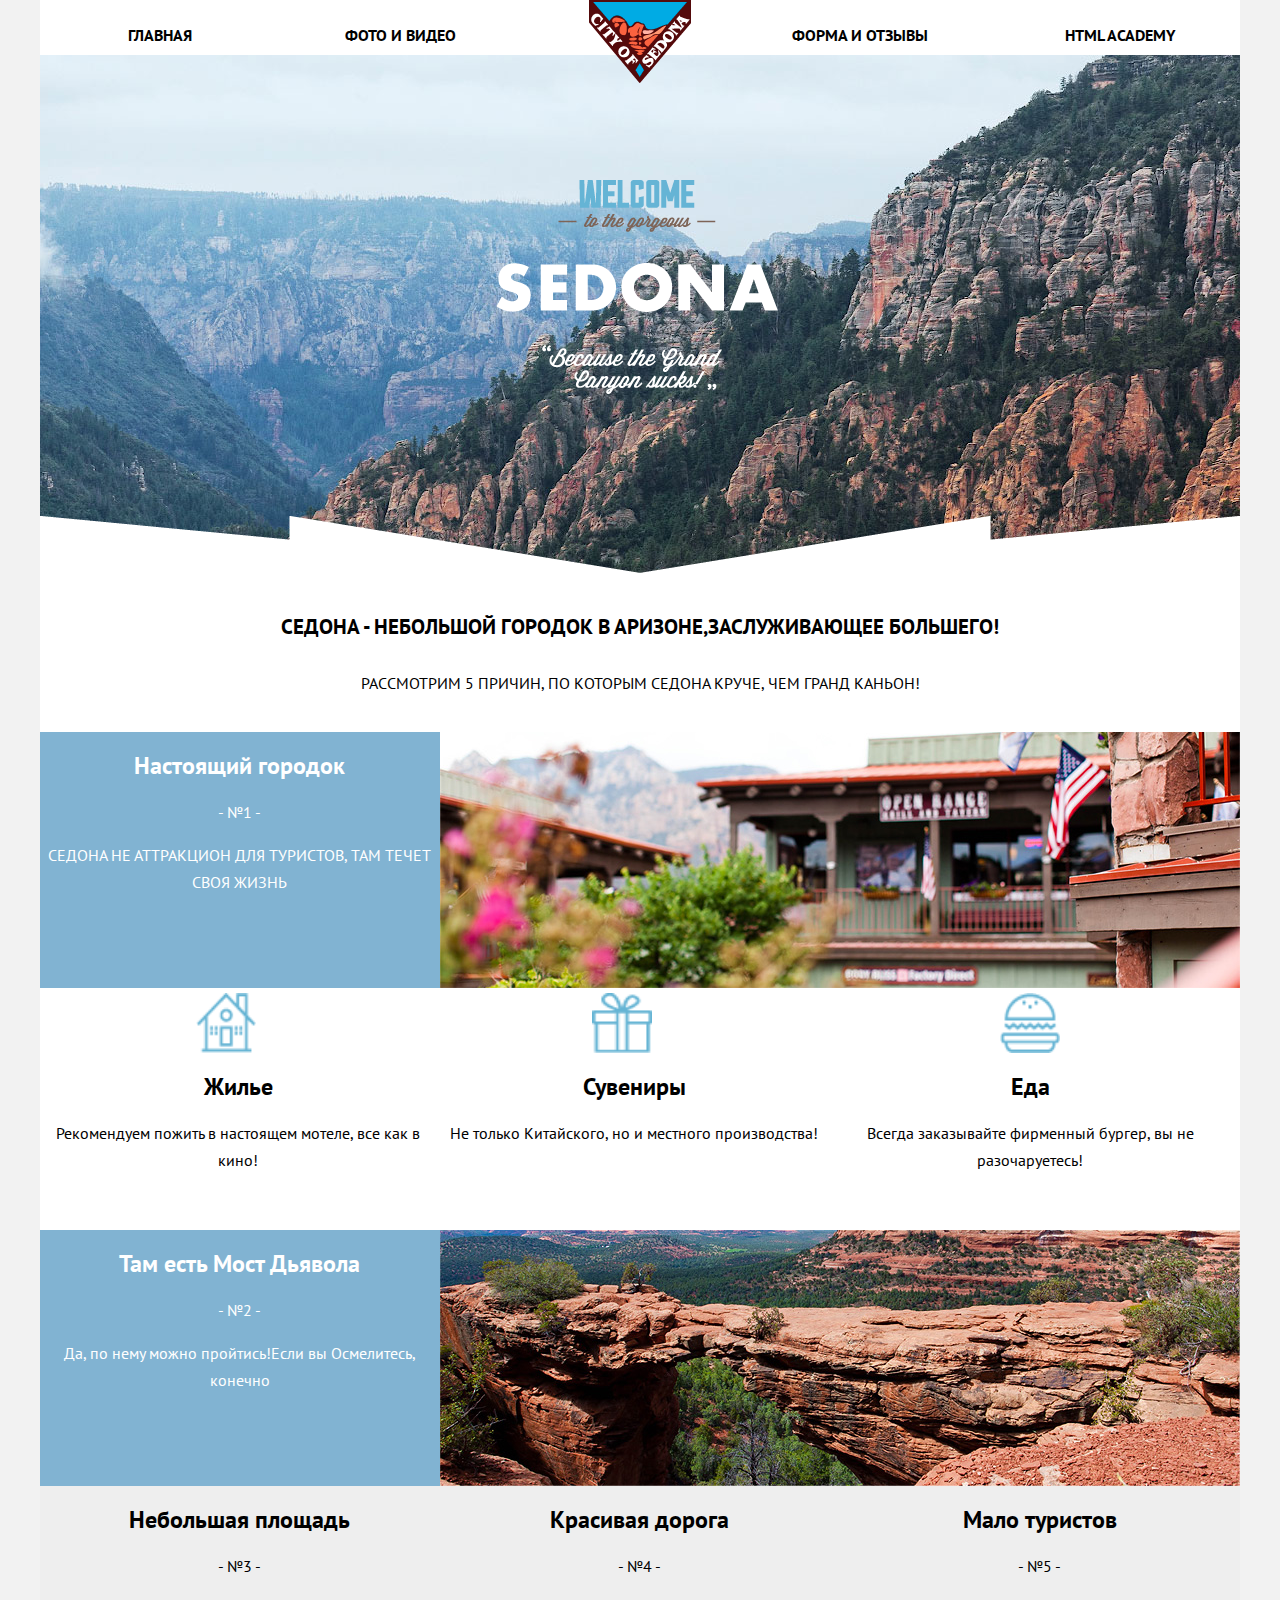
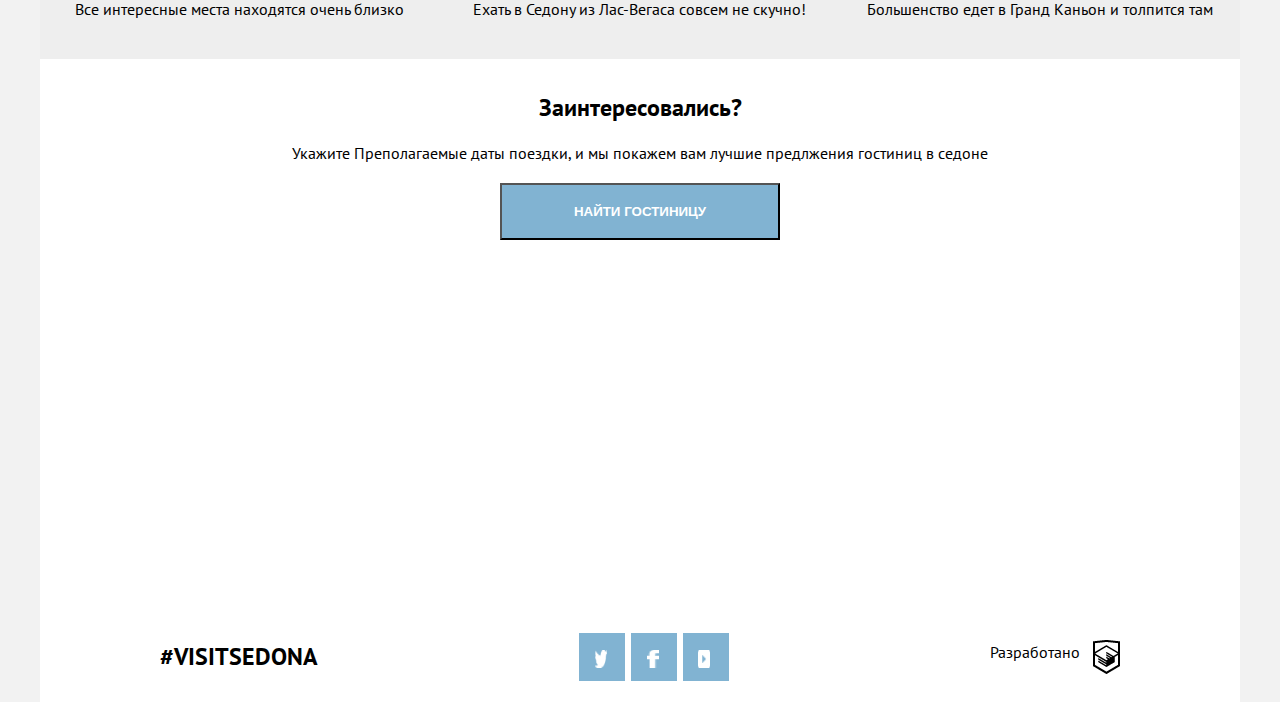
<file: index.html>
<!DOCTYPE html>
<html lang="ru">
<head>
	<meta charset="UTF-8">
	<title>Sedona Главная страница</title>
	<meta name="viewport" content="width=device-width,initial-scale=1">
	<link rel="stylesheet" href="less/style.css">
	<link href="https://fonts.googleapis.com/css?family=PT+Sans&display=swap" rel="stylesheet">
</head>
<body>
	<header class="page-header">

		<!-- Меню -->
		<nav class="main-nav">
			<!-- Кнопка открыть меню -->
			<div class="main-knopka">
				<button class="main-nav__toggle" type="button"><span class="btn-closed">Закрыть меню</button></span>
				<button class="main-nav__toggle btn-open" type="button" class="btn-open">Окрыть меню</button>
			</div>
			<div class="main-nav-wrapper">
			<ul class="main-nav__list site-list">
				<li class="site-list-item"><a href="#" class="nav-link">Главная</a></li>
				<li class="site-list-item"><a href="photo.html"class="nav-link">Фото и Видео</a></li>
				<li class="site-list-item"><a href="form.html"class="nav-link">Форма и Отзывы</a></li>
				<li class="site-list-item"><a href="#"class="nav-link">HTML ACADEMY</a></li>
			</ul>
			</div>
		</nav>
<div class="page-header-logo">
	<picture>
		<source media="(min-width: 1200px)" srcset="img/logotype-desktop.svg.png">
		<source media="(min-width: 768px)" srcset="img/logotype-tablet.svg.png">
		<a href="index.html" class="main-logo"><img src="img/logotyle-mobile.svg.png" alt="city of sedona" class="logotype"></a>
	</picture>

</div>
	</header>
	<!-- Контент -->
	<main class="page-main">
		<section class="page-intro page-intro-decoration">
			<div class="page-intro-text"><img src="img/text-index.svg.png" alt=""></div>
		</section>
		<div class="page-intro-content">
			<h2>Седона - небольшой городок в Аризоне,заслуживающее большего!</h2>
			<p>Рассмотрим 5 причин, по которым Седона круче, чем Гранд Каньон!</p>
			</div>
		<section class="main-reason">
			<div class="reason-list">
			<div class="reason-item">
				<h2>Настоящий городок</h2>
				<p>- №1 -</p>
				<p>СЕДОНА НЕ АТТРАКЦИОН ДЛЯ ТУРИСТОВ, ТАМ ТЕЧЕТ СВОЯ ЖИЗНЬ</p>
			</div>
			<div class="reason-item-pic-city">
				<picture>
					<source media="(min-width: 1200px)" srcset="img/photo-city@1x-desktop.png">
					<source media="(min-width: 768px)" srcset="img/photo-city@1x-tablet.png">
					<img src="img/photo-city@1x.png" alt="city">
			</picture>
			</div>
			</div>
			<div class="advantage">
				<div class="advantage-item">
					<img src="img/icon-house.svg.png" alt="Жилье" class="advantage-item-pic-house">
					<h2>Жилье</h2>
					<p>Рекомендуем пожить в настоящем мотеле, все как в кино!</p>
				</div>
				<div class="advantage-item">
					<img src="img/icon-gift.svg.png" alt="Сувениры"class="advantage-item-pic-gift">
					<h2>Сувениры</h2>
					<p>Не только Китайского, но и местного производства!</p>
				</div>
				<div class="advantage-item">
					<img src="img/icon-burger.svg.png" alt="Еда" class="advantage-item-pic-burger">
					<h2>Еда</h2>
					<p>Всегда заказывайте фирменный бургер, вы не разочаруетесь!</p>
			</div>
			</div>
			<div class="reason-list">
				<div class="reason-item">
					<h2>Там есть Мост Дьявола</h2>
				<p>- №2 -</p>
				<p>Да, по нему можно пройтись!Если вы Осмелитесь, конечно</p>
				</div>
				<div class="reason-item-pic">
					<picture>
					<source media="(min-width: 1200px)" srcset="img/photo-bridge@1x-desktop.png">
					<source media="(min-width: 768px)" srcset="img/photo-bridge@1x-tablet.png">
					<img src="img/photo-bridge@1x.png" alt="Мост" class="reason-item-pic-bridge">
				</picture>
				</div>
				<div class="main-reason-dec">
				<div class="reason-item reason-item-dec">
					<h2>Небольшая площадь</h2>
				<p>- №3 -</p>
				<p>Все интересные места находятся очень близко</p>
				</div>
				<div class="reason-item reason-item-dec">
					<h2>Красивая дорога</h2>
				<p>- №4 -</p>
				<p>Ехать в Седону из Лас-Вегаса совсем не скучно!</p>
				</div>
				<div class="reason-item reason-item-dec">
					<h2>Мало туристов</h2>
				<p>- №5 -</p>
				<p>Большенство едет в Гранд Каньон и толпится там</p>
				</div>
			</div>
			</div>
			<div class="bron">
			<h2>Заинтересовались?</h2>
			<p>Укажите Преполагаемые даты поездки, и мы покажем вам лучшие предлжения гостиниц в седоне</p>
			<button class="btn-reg">Найти гостиницу</button>
			</div>
		</section>
		<section class="located">
			<div class="maps">
				<iframe src="https://yandex.ru/map-widget/v1/?um=constructor%3Ae0bb9bd3537fe65b495e20af384d2f3e160859e8e5e1ff7f4514b25cd08052f5&amp;source=constructor" width="100%" height="350" frameborder="0"></iframe>
			</div>
		</section>
	</main>
	<footer class="page-footer">
		<div class="page-footer-social social">
			<div class="visit">
			<h2>#VISITSEDONA</h2>
			</div>
			<div class="social-main">
			<ul class="social-list">
				<li class="social-item"><a href="#" class="social_link"> <img src="img/icon-twitter.svg.png" alt="" class="social-link--twitter">Twitter</a></li>
				<li class="social-item"><a href="#" class="social_link"> <img src="img/icon-facebook.svg.png" alt=""class="social-link--facebook">Facebook</a></li>
				<li class="social-item"><a href="#" class="social_link social-link--youtube"><img src="img/icon-youtube.svg.png" alt=""class="social-link--youtube">Youtube</a></li>
			</ul>
			</div>
			<div class="htm-academy ">
				<p class="html-text">Разработано<span class="html-icon"><img src="img/htmlacademy.svg.png" alt=""></span></p>
			</div>
		</div>
	</footer>
</body>
</html>
</file>
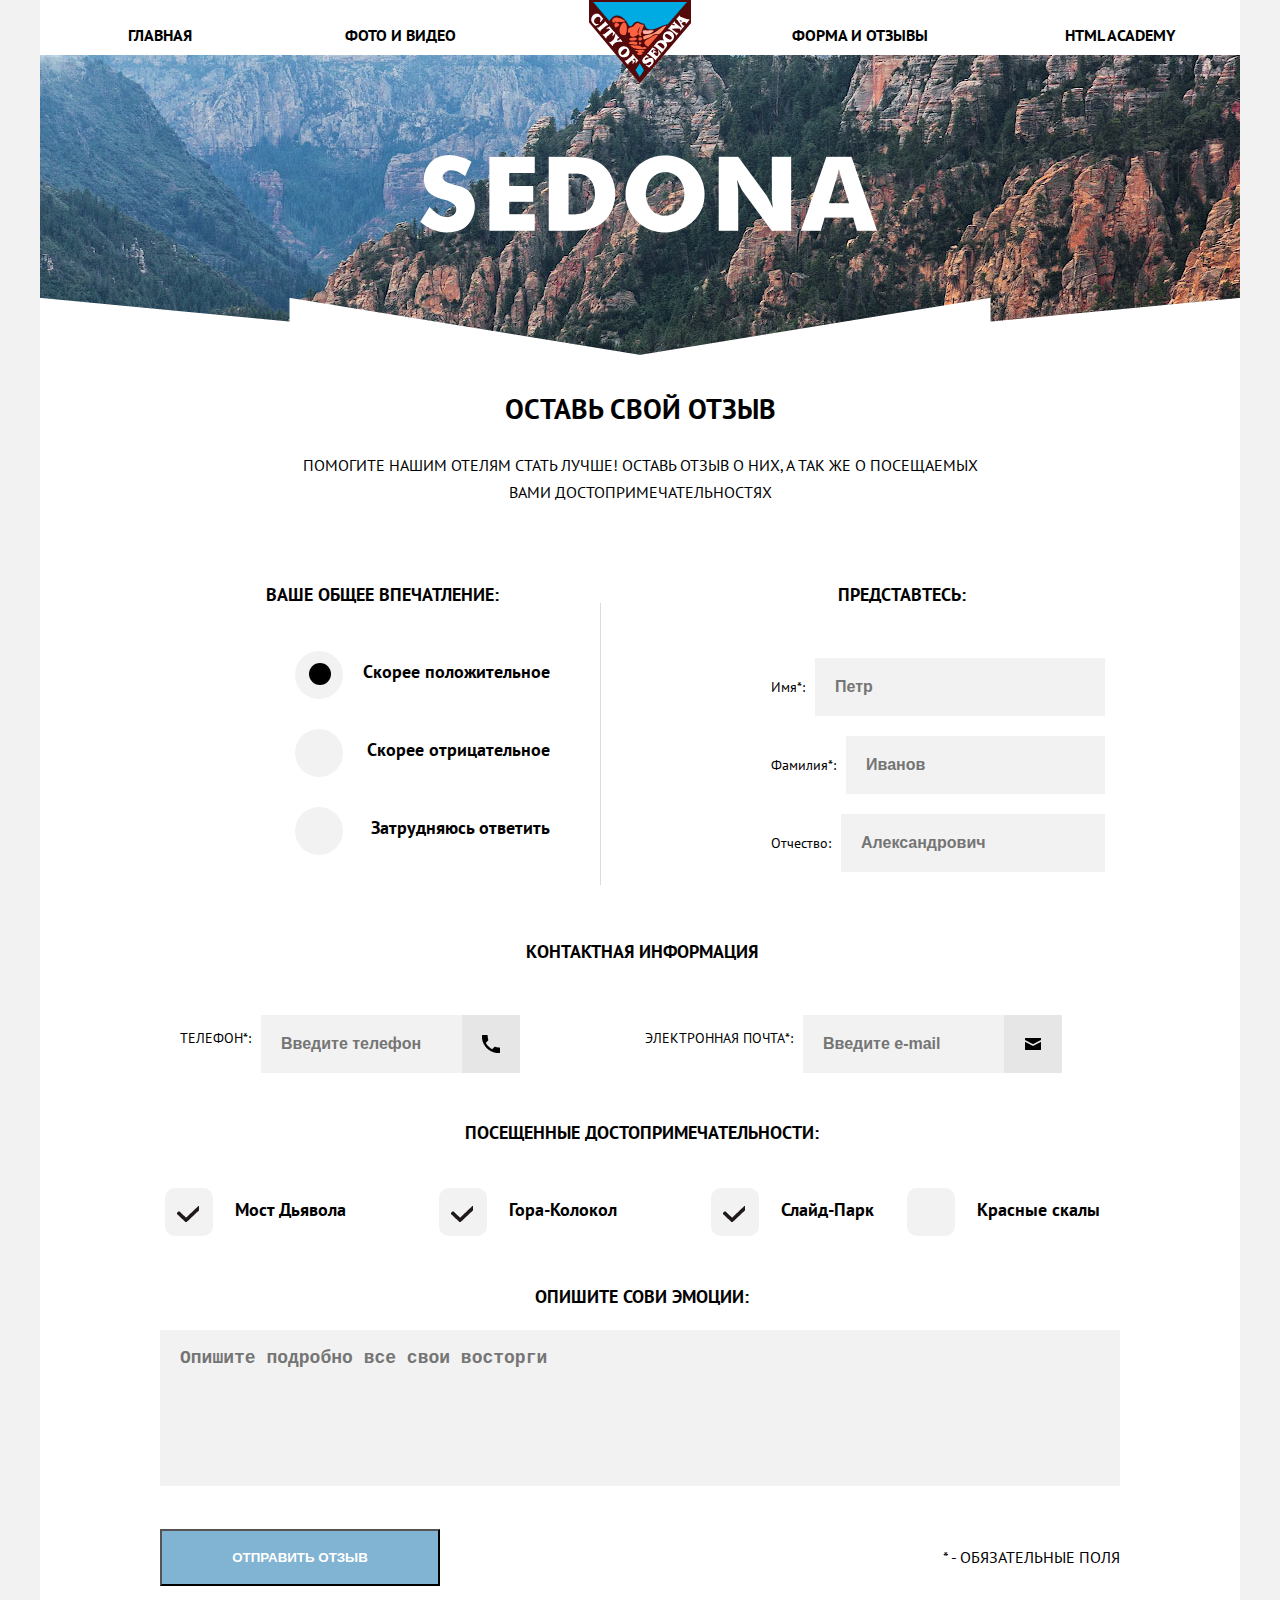
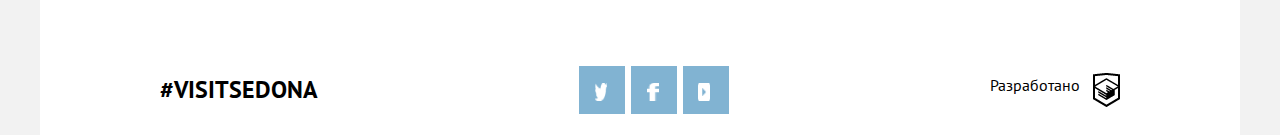
<file: form.html>
<!DOCTYPE html>
<html lang="en">
<head>
	<meta charset="UTF-8">
	<title>form</title>
</head>
<body>
<head>
	<meta charset="UTF-8">
	<title>Sedona Главная страница</title>
	<meta name="viewport" content="width=device-width,initial-scale=1">
	<link rel="stylesheet" href="less/style.css">
	<link rel="stylesheet" href="less/photo.css">
	<link rel="stylesheet" href="less/form.css">
	<link href="https://fonts.googleapis.com/css?family=PT+Sans&display=swap" rel="stylesheet">
</head>
<body>
	<header class="page-header">

		<!-- Меню -->
		<nav class="main-nav">
			<!-- Кнопка открыть меню -->
			<div class="main-knopka">
				<button class="main-nav__toggle btn-closed" type="button">Закрыть меню</button>
				<button class="main-nav__toggle btn-open" type="button" class="btn-open">Окрыть меню</button>
			</div>
			<div class="main-nav-wrapper">
			<ul class="main-nav__list site-list">
				<li class="site-list-item"><a href="index.html" class="nav-link">Главная</a></li>
				<li class="site-list-item"><a href="photo.html"class="nav-link">Фото и Видео</a></li>
				<li class="site-list-item"><a href="form.html"class="nav-link">Форма и Отзывы</a></li>
				<li class="site-list-item"><a href="#"class="nav-link">HTML ACADEMY</a></li>
			</ul>
			</div>
		</nav>
<div class="page-header-logo page-header-logo-dec">
	<picture>
		<source media="(min-width: 1200px)" srcset="img/logotype-desktop.svg.png">
		<source media="(min-width: 768px)" srcset="img/logotype-tablet.svg.png">
		<a href="index.html" class="main-logo main-logo-dec"><img src="img/logotyle-mobile.svg.png" alt="city of sedona"></a>
	</picture>
</div>
</header>
		<main class="page-main">
		<section class="page-intro page-intro-dec">
			<div class="page-intro-text-dec">
				<picture>
				<source media="(min-width: 1200px)" srcset="img/photo/SEDONA-tablet.png">
				<source media="(min-width: 768px)" srcset="img/photo/SEDONA-tablet.png">
				<img src="img/photo/SEDONA-mobile.png" alt="" class=""></div>
			</picture>
		</section>
		<div class="page-intro-content">
			<h2>Оставь свой отзыв</h2> 
				<p>Помогите нашим отелям стать лучше! Оставь отзыв о них, а так же о посещаемых вами достопримечательностях</p>
			</div>
			<main class="main-content">
				<form action="#" class="form-list" method="post">
					<fieldset class="form-item profile-list">
						<legend class="form-tittle">
							Представтесь:
						</legend>
						<ul class="form-profile">
							<li class="form-profile--item">
								<label for="name" class="form-profile--name">Имя*:</label>
								<input type="text" id="name" name="name" placeholder="Петр">
							</li>
							<li class="form-profile--item">
								<label for="surname" class="form-profile--name">Фамилия*:</label>
								<input type="text" id="surname" name="surname" placeholder="Иванов">
							</li>
							<li class="form-profile--item"><label for="patronymic" class="form-profile--name">Отчество:</label>
								<input type="text" id="patronymic" name="patronymic" placeholder="Александрович"></li>
						</ul>
					</fieldset>
					<fieldset class="form-item contact-list">
						<legend class="form-tittle">
							Контактная информация
						</legend>
						<ul class="form-profile contact-profile">
							<li class="contact-file">
								<label for="phone" class="form-label"><span class="phone-dec">Контактный</span> телефон*:</label>
								<div class="input-contact">
								<input type="tel" id="phone" name="phone" placeholder="Введите телефон" >
								<button class="form-btn btn-icon--phone"><img src="img/form/phone.svg.png" alt="">Звонок</button>
							</li>
							</div>
							<li class="contact-file">
								<label for="email" class="form-label">Электронная почта*:</label>
								<div class="input-contact">
								<input type="email" id="email" name="email" placeholder="Введите e-mail">
								<button class="form-btn btn-icon--email"><img src="img/form/mail.svg.png" alt="">Почта</button>
							</li>
						</div>
						</ul>
					</fieldset>
					<fieldset class="form-item radio-list">
						<legend class="form-tittle">
							Ваше общее впечатление:
						</legend>
						<ul class="form-profile mar-20">
							<li class="label-icon">
								<input type="radio" name="opinion" id="positive" value="positive" checked="" class="radio__input">
                <label for="positive" class="radio__label">Скорее положительное</label>
							</li>
							<li class="label-icon">
								
								<input type="radio" name="opinion" id="negative" value="negative" class="radio__input">						
							<label for="negative" class="radio__label">Скорее отрицательное</label>
							</li>
							<li class="label-icon">
								<input type="radio" id="neutrally" name="opinion" value="no" class="radio__input">
							<label for="neutrally" class="radio__label">Затрудняюсь ответить</label>
							</li>
						</ul>
					</fieldset>
					<fieldset class="form-item checkbox-list">
						<legend class="form-tittle">
							Посещенные достопримечательности:
						</legend>
						<ul class="form-profile checkbox-landmark">
							<li class="checkbox-icon">
								<input type="checkbox" name="landmark" value="devil" checked="" id="devil" class="checkbox-input">
								<label for="devil" class="checkbox-label">Мост Дьявола</label>
							</li>
							<li class="checkbox-icon">
								<input type="checkbox" name="landmark" value="mount" checked="" id="mount" class="checkbox-input">
								<label for="mount" class="checkbox-label">Гора-Колокол</label>
							</li>
							<li class="checkbox-icon">
								<input type="checkbox" name="landmark" value="park" checked="" id="park" class="checkbox-input">
								<label for="park" class="checkbox-label">Слайд-Парк</label>
							</li>
							<li class="checkbox-icon">
								<label></label>
								<input type="checkbox" name="landmark" value="red" id="red" class="checkbox-input">
								<label for="red" class="checkbox-label">Красные скалы</label>
							</li>
						</ul>
					</fieldset>
					<fieldset class="form-item comment">
						<legend class="form-tittle">
							Опишите сови эмоции:
						</legend>
						<div class="row-comment">
							<textarea placeholder="Опишите подробно все свои восторги" class="form-comment"></textarea>
						</div>
					</fieldset>
					<div class="bron"><button class="btn-reg">Отправить отзыв</button>
						<span class="alert">* - Обязательные поля</span></div>
				</form>
			</main>
			<footer class="page-footer">
		<div class="page-footer-social social">
			<div class="visit">
			<h2>#VISITSEDONA</h2>
			</div>
			<div class="social-main">
			<ul class="social-list">
				<li class="social-item"><a href="#" class="social_link"> <img src="img/icon-twitter.svg.png" alt="" class="social-link--twitter">Twitter</a></li>
				<li class="social-item"><a href="#" class="social_link"> <img src="img/icon-facebook.svg.png" alt=""class="social-link--facebook">Facebook</a></li>
				<li class="social-item"><a href="#" class="social_link social-link--youtube"><img src="img/icon-youtube.svg.png" alt=""class="social-link--youtube">Youtube</a></li>
			</ul>
			</div>
			<div class="htm-academy ">
				<p class="html-text">Разработано<span class="html-icon"><img src="img/htmlacademy.svg.png" alt=""></span></p>
			</div>
		</div>
	</footer>
			</body>
</html>
</file>
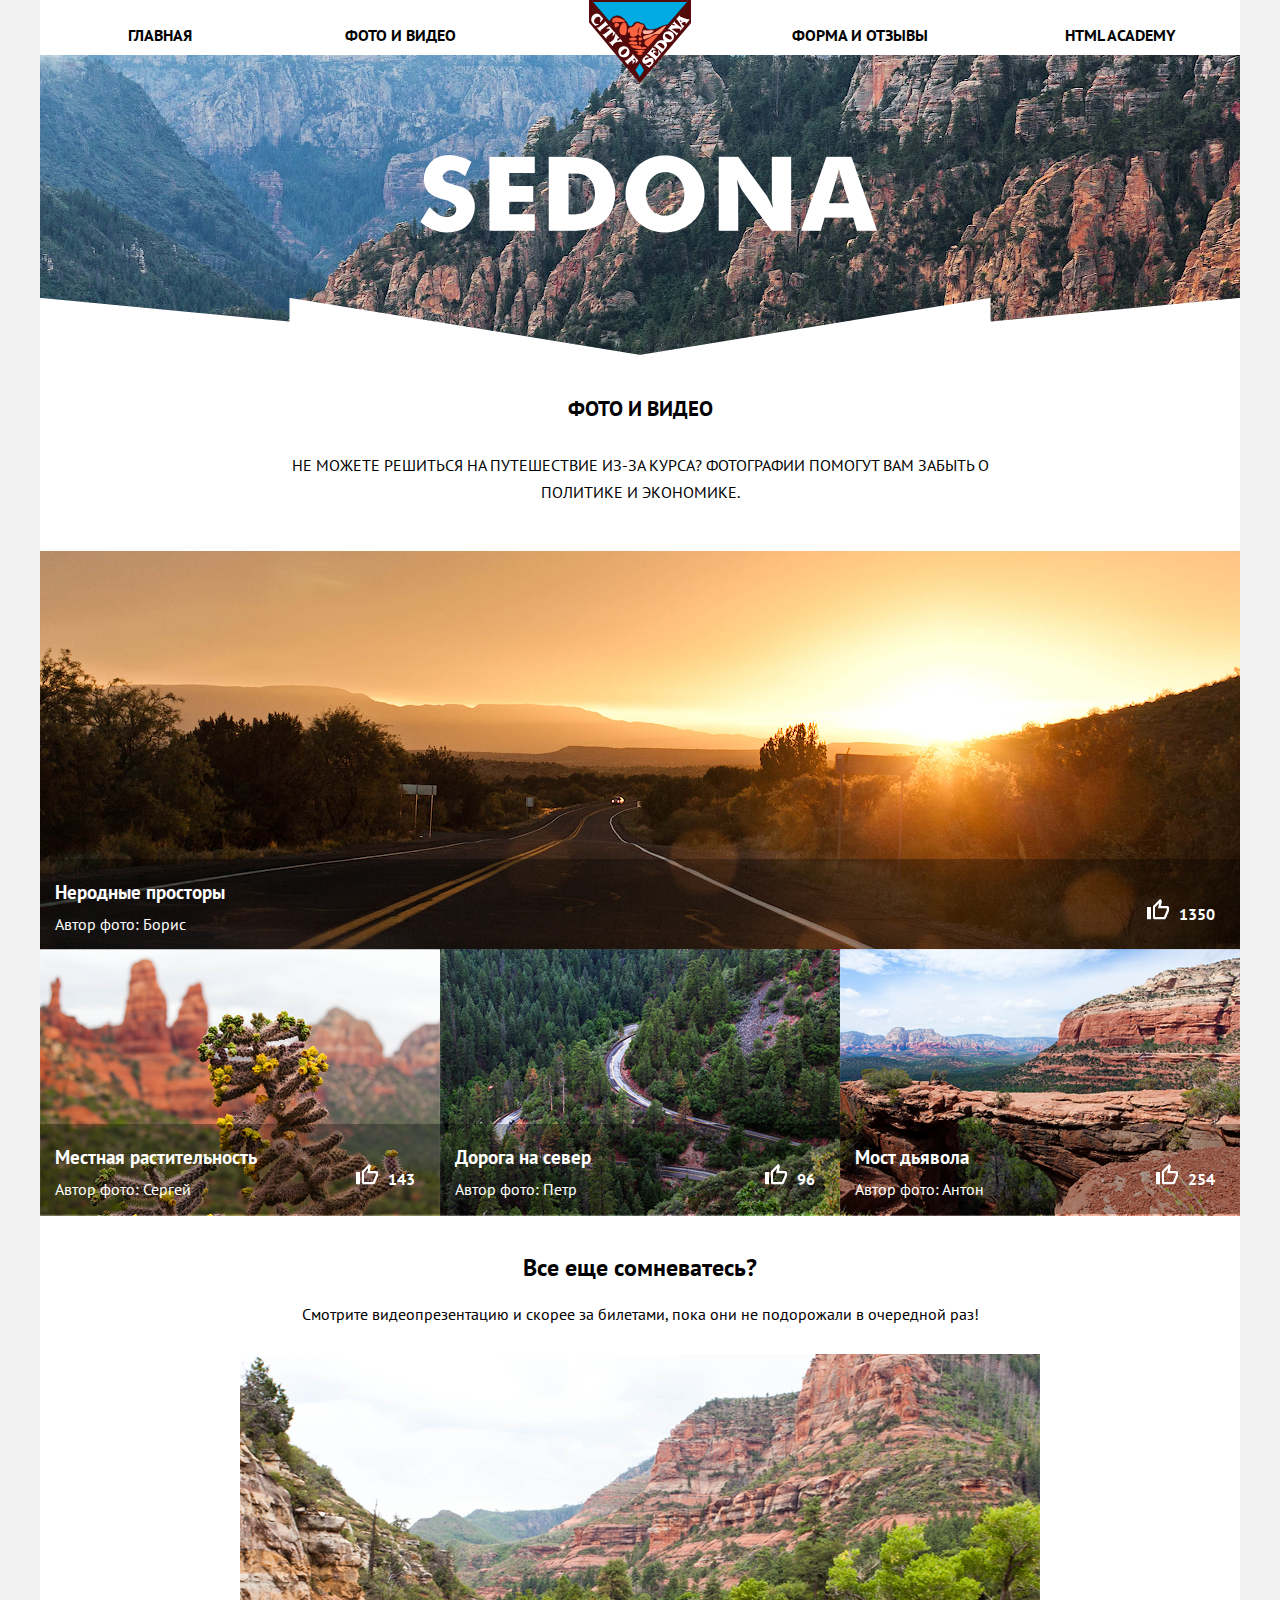
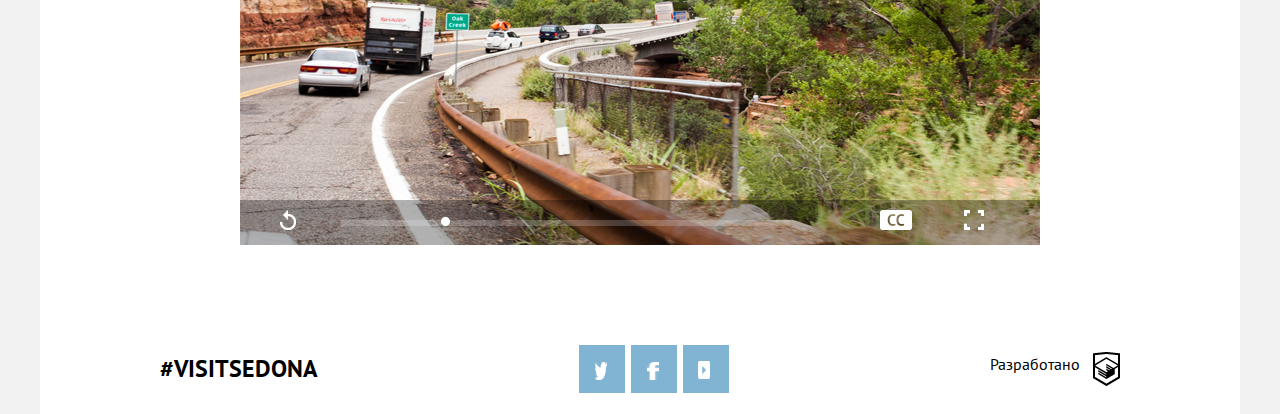
<file: photo.html>
<!DOCTYPE html>
<html lang="en">
<head>
	<meta charset="UTF-8">
	<title>Photo and video</title>
</head>
<body>
	<!DOCTYPE html>
<html lang="ru">
<head>
	<meta charset="UTF-8">
	<title>Sedona Главная страница</title>
	<meta name="viewport" content="width=device-width,initial-scale=1">
	<link rel="stylesheet" href="less/style.css">
	<link rel="stylesheet" href="less/photo.css">
	<link href="https://fonts.googleapis.com/css?family=PT+Sans&display=swap" rel="stylesheet">
</head>
<body>
	<header class="page-header">

		<!-- Меню -->
		<nav class="main-nav">
			<!-- Кнопка открыть меню -->
			<div class="main-knopka">
				<button class="main-nav__toggle btn-closed" type="button">Закрыть меню</button>
				<button class="main-nav__toggle btn-open" type="button" class="btn-open">Окрыть меню</button>
			</div>
			<div class="main-nav-wrapper">
			<ul class="main-nav__list site-list">
				<li class="site-list-item"><a href="index.html" class="nav-link">Главная</a></li>
				<li class="site-list-item"><a href="photo.html"class="nav-link">Фото и Видео</a></li>
				<li class="site-list-item"><a href="form.html"class="nav-link">Форма и Отзывы</a></li>
				<li class="site-list-item"><a href="#"class="nav-link">HTML ACADEMY</a></li>
			</ul>
			</div>
		</nav>
<div class="page-header-logo page-header-logo-dec">
	<picture>
		<source media="(min-width: 1200px)" srcset="img/logotype-desktop.svg.png">
		<source media="(min-width: 768px)" srcset="img/logotype-tablet.svg.png">
		<a href="index.html" class="main-logo main-logo-dec"><img src="img/logotyle-mobile.svg.png" alt="city of sedona"></a>
	</picture>
</div>
</header>
		<main class="page-main">
		<section class="page-intro page-intro-dec">
			<div class="page-intro-text-dec">
				<picture>
				<source media="(min-width: 1200px)" srcset="img/photo/SEDONA-tablet.png">
				<source media="(min-width: 768px)" srcset="img/photo/SEDONA-tablet.png">
				<img src="img/photo/SEDONA-mobile.png" alt="" class=""></div>
			</picture>
		</section>
		<div class="page-intro-content">
			<h2>Фото и видео</h2>
			<p>Не можете решиться на путешествие из-за курса? Фотографии помогут вам забыть о политике и экономике.</p>
			</div>
			<section class="main-photo">
				<div class="photo-list">
					<div class="photo-item">
			<picture>
		<source media="(min-width: 1200px)" srcset="img/photo/photo-1-desktop.jpg.png">
		<source media="(min-width: 768px)" srcset="img/photo/photo-1-tablet.jpg.png">
		<img src="img/photo/photo-1-mobile.jpg.png" alt="city of sedona">
	</picture>
	
		<figcaption>
	<div class="photo-item-text">
			<h3>Неродные просторы</h3>
			<p>Автор фото: Борис</p></div>
			<span class="icon-text">
				<picture>
				<source media="(min-width: 1200px)" srcset="img/photo/like-icon-desktop.svg.png">
					<img src="img/photo/like-icon.svg.png" alt=""class="like-icon">  1350</picture></span>
			
		</figcaption>
			</div>
	<div class="photo-item">
			<picture>
		<source media="(min-width: 1200px)" srcset="img/photo/photo-2-desktop.jpg.png">
		<source media="(min-width: 768px)" srcset="img/photo/photo-2-tablet.jpg.png">
		<img src="img/photo/photo-2-mobile.jpg.png" alt="city of sedona">
	</picture>

	<figcaption>
	<div class="photo-item-text">
			<h3>Местная растительность</h3>
			<p>Автор фото: Сергей</p>
			<span class="icon-text">
				<picture>
				<source media="(min-width: 1200px)" srcset="img/photo/like-icon-desktop.svg.png">
				<img src="img/photo/like-icon.svg.png" alt=""class="like-icon">  143</picture></span>
				
		</div>
		</figcaption>
		</div>
				<div class="photo-item">
			<picture>
		<source media="(min-width: 1200px)" srcset="img/photo/photo-3-desktop.jpg.png">
		<source media="(min-width: 768px)" srcset="img/photo/photo-3-tablet.jpg.png">
		<img src="img/photo/photo-3-mobile.jpg.png" alt="">
	</picture>

	<figcaption>
	<div class="photo-item-text">
			<h3>Дорога на север</h3>
			<p>Автор фото: Петр</p>
			<span class="icon-text">
				<picture>
				<source media="(min-width: 1200px)" srcset="img/photo/like-icon-desktop.svg.png">
				<img src="img/photo/like-icon.svg.png" alt=""class="like-icon">  96</picture></span>
		</div>
		</figcaption>
		</div>
				<div class="photo-item">
			<picture>
		<source media="(min-width: 1200px)" srcset="img/photo/photo-4-desktop.jpg.png">
		<source media="(min-width: 768px)" srcset="img/photo/photo-4-tablet.jpg.png">
		<img src="img/photo/photo-4-mobile.jpg.png" alt="city of sedona">
	</picture>

	<figcaption>
	<div class="photo-item-text">
			<h3>Мост дьявола</h3>
			<p>Автор фото: Антон</p>
			<span class="icon-text">
				<picture>
				<source media="(min-width: 1200px)" srcset="img/photo/like-icon-desktop.svg.png">
				<img src="img/photo/like-icon.svg.png" alt=""class="like-icon">  254</picture></span>
			</figcaption>
			</div>
		</div>
		</div>
			</section>
</main>
			<section class="main-video">
				<div class="video-list">
					<div class="video-item">
						<h2>Все еще сомневатесь?</h2>
						<p>Смотрите видеопрезентацию и скорее за билетами, пока они не подорожали в очередной раз!</p>
					</div>
				</div>

					<div class="video">
						<picture>
		<source media="(min-width: 1200px)" srcset="img/photo/video-desktop.jpg.png">
		<source media="(min-width: 768px)" srcset="img/photo/video-tablet.jpg.png">
		<img src="img/photo/video-mobile.jpg.png" alt="city of sedona">
	</picture>
					</div>
					<div class="video-setting">
						<div class="video-slider"><span>
							<source media="(min-width: 1200px)" srcset="img/photo/volume scaled-desktop.png">
								<source media="(min-width: 768px)" srcset="img/photo/volume scale-tablet.png">
								<img src="img/photo/volume scale.png" alt="" class="volume-scale">
							</picture></span>
							<picture>
								<img src="img/photo/volume slider.png" alt="" class="volume-slider">
							</picture>
						</div>
						<div class="video-control">
						<span>
							<picture>
								<source media="(min-width: 768px)" srcset="img/photo/replay-tablet.svg.png">
							<img src="img/photo/replay.svg.png" alt="" class="replay"></picture></span>
						<span><picture>
								<source media="(min-width: 768px)" srcset="img/photo/fullscreen-tablet.svg.png">
									<img src="img/photo/fullscreen.svg.png" alt="" class="fullscreen"></picture></span>
						<span><picture>
								<source media="(min-width: 768px)" srcset="img/photo/subtitles-tablet.svg.png">
							<img src="img/photo/subtitles.svg.png" alt="" class="subtittles"></picture></span>
					</div>
					</div>
			</section>
			<footer class="page-footer">
		<div class="page-footer-social social">
			<div class="visit">
			<h2>#VISITSEDONA</h2>
			</div>
			<div class="social-main">
			<ul class="social-list">
				<li class="social-item"><a href="#" class="social_link"> <img src="img/icon-twitter.svg.png" alt="" class="social-link--twitter">Twitter</a></li>
				<li class="social-item"><a href="#" class="social_link"> <img src="img/icon-facebook.svg.png" alt=""class="social-link--facebook">Facebook</a></li>
				<li class="social-item"><a href="#" class="social_link social-link--youtube"><img src="img/icon-youtube.svg.png" alt=""class="social-link--youtube">Youtube</a></li>
			</ul>
			</div>
			<div class="htm-academy ">
				<p class="html-text">Разработано<span class="html-icon"><img src="img/htmlacademy.svg.png" alt=""></span></p>
			</div>
		</div>
	</footer>
</body>
</html>
</file>
<file: less/style.css>
body{width:320px;margin:0 auto;padding:0;font-size:16px;line-height:27px;font-family:'PT Sans',sans-serif;color:#000;font-style:normal;background-color:#f2f2f2}img{max-width:100%;height:auto}.main-nav{position:relative;margin:0}.main-nav__list{margin:0;padding:0;list-style:none;overflow:hidden;background-color:#fff;text-align:center}.site-list{font-weight:700}.site-list a{display:block;padding:18px 6px;padding-bottom:13px;font-size:16px;line-height:40px;font-family:'PT Sans',sans-serif;font-weight:700;color:#fff;text-transform:uppercase;text-decoration:none;background-color:#81b3d2;border-top:1px solid #678fa8;border-bottom:1px solid #678fa8}.page-header-logo{text-align:center}@media (min-width:768px){body{width:768px}.main-nav__toggle{display:none}.main-nav-wrapper{display:flex;justify-content:space-between;width:768px;margin:0 auto}.site-list{display:flex;flex-wrap:wrap;justify-content:flex-start;width:768px}.site-list a{color:#000;padding-bottom:0;border:none;background-color:#fff}.site-list-item{width:20%;background-color:#fff}.site-list-item:last-child{margin-right:0}.site-list-item:nth-child(3){margin-left:auto;margin-right:20px}.site-list-item a{padding:0;padding-top:15px;padding-bottom:0;background:0 0;border:none}.page-header-logo{position:absolute;top:0;left:50%;margin-left:-51px;z-index:100}}@media (min-width:1200px){body{width:1200px}.main-nav-wrapper{width:1200px;display:flex;flex-wrap:wrap}.site-list{display:flex;flex-wrap:wrap;width:1200px}.site-list__item{margin-right:0}}.page-intro{position:relative;background-image:url(../img/back-mobile.jpg.png);background-repeat:no-repeat;background-position:center;width:320px;height:389px}.page-intro::after{content:"";position:absolute;bottom:0;left:0;width:320px;height:57px;background-image:url(../img/intro-triangle.svg.png);background-repeat:no-repeat;background-position:center;z-index:100}.page-intro-text{text-align:center;position:absolute;top:90px;left:20px}.page-intro-content{position:relative;background-color:#fff;text-align:center;padding-top:10px;text-transform:uppercase}.page-intro-content::after{content:"";position:absolute;left:50%;margin-left:-160px;bottom:-10px;width:320px;height:57px;background-image:url(../img/);background-repeat:no-repeat;background-position:0 0;z-index:100}.page-intro-content h2{font-size:18px;margin:10px 25px;padding-bottom:10px}.page-intro-content p{font-size:14px;margin:0 10px;padding-bottom:20px}@media (min-width:768px){.page-intro{position:relative;background-image:url(../img/back-desktop.jpg.png);background-repeat:no-repeat;background-position:center;width:768px;height:518px}.page-intro::after{content:"";position:absolute;bottom:0;left:0;width:768px;height:57px;background-image:url(../img/intro-triangle-table.svg.png);background-repeat:no-repeat;background-position:center;z-index:1}.page-intro-text{text-align:center;position:absolute;top:125px;left:240px}.page-intro-content h2{padding:10px 10px;margin:20px 20px;font-size:21px}.page-intro-content p{font-size:16px;margin:0 10px;padding-bottom:35px}}@media (min-width:1200px){.page-intro{position:relative;background-image:url(../img/back-desktop1.jpg.png);background-repeat:no-repeat;background-position:center;width:1200px;height:518px}.page-intro::after{content:"";position:absolute;bottom:0;left:0;width:1200px;height:57px;background-image:url(../img/intro-triangle-desktop.svg.png);background-repeat:no-repeat;background-position:center;z-index:100}.page-intro-text{text-align:center;position:absolute;top:125px;left:38%}.page-intro-content h2{padding:10px 10px;margin:20px 20px;font-size:21px}}.reason-list{padding:0 0;background-color:#fff;height:auto}.reason-item{text-align:center;padding:5px 5px;background-color:#81b3d2;color:#fff}.reason-item-dec{background-color:#eee;color:#000;padding-top:15px}.reason-item-pic{height:256px}.reason-item-pic-city{height:256px}@media (min-width:768px){.main-reason-dec{display:flex;flex-wrap:wrap;flex-grow:1}.reason-list{display:flex;flex-wrap:wrap}.reason-item{width:33.33%;padding:0;text-align:center}.reason-itme-pic-city{width:67%;padding:0}.reason-item-dec{padding-bottom:20px}}.advantage{position:relative;padding-top:25px;padding-bottom:10px;padding-left:70px;padding-right:15px;background-color:#fff}.advantage-item{text-align:left}.advantage-item-pic-house{position:absolute;top:35px;left:10px}.advantage-item-pic-gift{position:absolute;top:185px;left:10px}.advantage-item-pic-burger{position:absolute;top:305px;left:10px}@media (min-width:768px){.advantage{display:flex;flex-wrap:wrap;padding:0}.advantage-item{width:33%;text-align:center;padding-top:60px;padding-bottom:30px}.advantage-item-pic-house{width:60px;height:60px;position:absolute;top:5px;left:12%}.advantage-item-pic-gift{position:absolute;width:60px;height:60px;top:5px;left:45.5%}.advantage-item-pic-burger{position:absolute;width:60px;height:60px;top:5px;left:79%}}@media (min-width:1200px){.advantage-item{padding-top:65px;padding-bottom:40px}.advantage-item-pic-house{width:60px;height:60px;position:absolute;top:5px;left:13%}.advantage-item-pic-gift{position:absolute;width:60px;height:60px;top:5px;left:46%}.advantage-item-pic-burger{position:absolute;width:60px;height:60px;top:5px;left:80%}}.located{background:#fff}.bron{width:100%;text-align:center;background-color:#fff;padding:15px 0}.btn-reg{height:57px;width:280px;color:#fff;font-weight:700;background-color:#81b3d2;text-transform:uppercase}.page-footer-social{position:relative;text-align:center;background-color:#fff;padding-top:10px}.social-list{padding:10px 0;font-size:0}.social-item{position:relative;display:inline-block;margin:0 3px;width:46px;height:48px;font-size:0;background-color:#81b3d2;vertical-align:middle}.social-link--twitter{vertical-align:middle}.social-link--youtube{position:absolute;top:25%;left:25%;width:12px;height:18px}.social-link--twitter{position:absolute;top:35%;left:35%;width:12px;height:18px}.social-link--facebook{position:absolute;top:35%;left:35%;width:12px;height:18px}.html-text{padding-bottom:20px}.html-icon{position:absolute;bottom:10px;right:75px}@media (min-width:768px){.page-footer-social{display:flex;flex-wrap:wrap;padding-left:60px;padding-right:100px}.visit{display:flex;flex-wrap:wrap;flex-grow:1}.social-main{display:flex;flex-wrap:wrap;flex-grow:1}.html-academy{display:flex;flex-wrap:wrap;flex-grow:1}.html-text{text-align:left}.html-icon{position:absolute;bottom:20px;right:60px}}@media (min-width:1200px){.page-footer-social{padding-left:120px;padding-right:160px}.html-icon{position:absolute;bottom:20px;right:120px}}.page-header-logo{height:56px;z-index:30}.logotype{z-index:300}.main-nav__toggle{position:absolute;top:0;right:0;z-index:2;width:70px;height:50px;background-color:#fff;cursor:pointer;border:none;font-size:0}.btn-closed{background-image:url(../img/icon-burger.svg.png);background-repeat:no-repeat;background-position:center 0 0}
</file>
<file: less/photo.css>
.page-header-logo-dec{height:60px;z-index:200}.page-intro-dec{background-position:center bottom;height:160px}.page-intro-text-dec{position:absolute;left:45px;top:50px}.page-intro-content{padding:10px 10px}@media (min-width:768px){.page-intro-content{padding:10px 120px}.page-intro-dec{background-position:center bottom;height:290px}.page-intro-text-dec{position:absolute;left:180px;top:130px;width:460px;height:80px}}@media (min-width:1200px){.page-intro-content{padding:10px 230px}.page-intro-dec{background-position:center bottom;height:300px}.page-intro-text-dec{position:absolute;left:380px;top:100px;width:460px;height:80px}}.main-photo{padding:0 20px;background-color:#fff}.photo-item-text h3{margin:5px 0}.photo-item-text p{margin:5px 0}.icon-text{font-weight:700}.like-icon{margin-right:5px}figcaption{padding-bottom:15px;margin-top:-12px}@media (min-width:768px){.main-photo{padding:0 60px}.photo-list{display:flex;flex-wrap:wrap}figcaption{display:flex;flex-direction:row;width:100%;position:relative;margin-top:-10px;padding-bottom:15px;background-color:#f2f2f2}.icon-text{position:absolute;top:30px;right:25px}.photo-item-text{padding-top:15px;padding-left:15px}}@media (min-width:1200px){.main-photo{padding:0}.photo-item-text{margin-top:-90px;color:#fff;background-color:rgba(0,0,0,.3);width:100%}figcaption{padding-bottom:0}.icon-text{position:absolute;top:-50px;right:25px;color:#fff}}.main-video{padding:10px 0;background-color:#fff}.video-item{text-align:center}@media (min-width:768px){.video{padding:10px 60px}.video-item{padding:10px 200px}}@media (min-width:1200px){.video{padding:0 200px}}.main-video{background-color:#fff}.video-setting{position:relative;padding:0 20px;margin-top:-52px}.video-slider{height:45px;background-color:rgba(0,0,0,.3)}.video-control{background-color:#f2f2f2;height:70px}.volume-scale{position:absolute;left:40px;top:20px}.volume-slider{position:absolute;left:80px;top:16px}.replay{position:absolute;left:40px;top:70px}.subtittles{position:absolute;left:180px;top:70px}.fullscreen{position:absolute;left:250px;top:70px}@media (min-width:768px){.video-setting{padding:0 60px;margin-top:-62px}.video-control{background-color:#fff}.volume-scale{position:absolute;width:400px;left:140px;top:20px}.volume-slider{position:absolute;left:190px;top:16px}.replay{position:absolute;left:80px;top:10px}.subtittles{position:absolute;left:580px;top:10px}.fullscreen{position:absolute;left:650px;top:10px}}@media (min-width:1200px){.video-setting{padding:0 200px;margin-top:-62px}.video-control{background-color:#fff}.volume-scale{position:absolute;width:450px;left:300px;top:20px}.volume-slider{position:absolute;left:400px;top:16px}.replay{position:absolute;left:240px;top:10px}.subtittles{position:absolute;left:70%;top:10px}.fullscreen{position:absolute;left:77%;top:10px}}
</file>
<file: less/form.css>
.main-content{background-color:#fff}.form-item{border:none;border-top:1px solid #000;margin:0;padding:0;text-align:center}.form-tittle{padding-top:30px;width:100%;text-transform:uppercase;font-weight:700;font-size:18px}.form-profile{list-style:none;padding:15px}.form-profile--name{margin-right:10px;font-size:14px;text-align:left;align-self:center}.form-profile input{box-sizing:border-box;padding:16px 20px;width:100%;font-size:16px;line-height:26px;font-family:PTSans,Arial,sans-serif;font-weight:700;border:none;background-color:#f2f2f2;outline:0;color:#000}.form-profile--item{display:flex;margin:20px;margin-left:0;margin-top:0}.form-label{display:block;padding:10px;padding-left:5px;text-align:left;font-size:14px;text-transform:uppercase}.input-contact{position:relative}.form-btn{width:58px;height:58px;font-size:0;background-color:#e6e6e6;border:none;box-shadow:none;cursor:pointer}.btn-icon--phone{position:absolute;bottom:0;right:0}.btn-icon--email{position:absolute;bottom:0;right:0}.radio__input{display:none}.radio__label{display:block;color:#000;font-size:18px;font-weight:700;text-align:right;padding-right:5px}.label-icon{margin-bottom:25px;position:relative}.radio__label::before{content:"";display:block;width:48px;height:48px;border-radius:50%;background-color:#f2f2f2;position:absolute;left:20px;top:-7px;z-index:1}.radio__label::after{content:"";display:inline-block;position:absolute;top:6px;left:34px;width:22px;height:22px;background-color:#000;border-radius:50%;opacity:0;z-index:2}.radio__input:checked+.radio__label:after{opacity:1}.checkbox-input{display:none}.checkbox-label{position:relative;display:block;color:#000;font-size:18px;font-weight:700;padding-right:5px}.checkbox-icon{margin-bottom:25px}.checkbox-label::before{content:"";display:block;width:48px;height:48px;background-color:#f2f2f2;border-radius:10px;position:absolute;left:20px;top:-7px;z-index:1}.checkbox-label::after{content:"";display:inline-block;position:absolute;top:6px;left:34px;width:22px;height:22px;background:url(../img/form/tick.svg_.png) no-repeat;opacity:0;z-index:2}.checkbox-input:checked+.checkbox-label:after{opacity:1}.btn-reg{text-align:center;margin-bottom:45px}.row-comment{margin:25px 20px;margin-bottom:45px}.form-comment{box-sizing:border-box;width:100%;height:156px;background-color:#f2f2f2;border:none;padding:15px 20px;resize:none;outline:0;color:#000;font-size:18px;line-height:26px;font-weight:700}@media (min-width:768px){.main-content{padding:0 60px}.page-intro-content h2{font-size:28px;font-weight:700}.form-list{display:flex;flex-wrap:wrap;flex-direction:row}.profile-list{display:flex;order:2;width:250px;justify-content:flex-end;box-sizing:border-box;margin-left:54px}.form-profile--item{margin-right:0}.form-profile{padding:0}.radio-list{order:1;width:300px;border:none;box-shadow:24px 0 0 -23px #dbdbdb}.label-icon{margin-bottom:30px;margin-right:30px;min-height:48px}.radio__label::before{content:"";position:absolute;left:0;top:-7px}.radio__label::after{content:"";position:absolute;left:14px;top:5px}.contact-list{width:100%;order:3}.checkbox-list{width:100%;order:4}.checkbox-landmark{columns:2;column-gap:25px;margin:0 auto;margin-top:35px}.comment{order:5;width:100%}.row-comment{margin:20px 0}.form-profile{padding:0 15px}.checkbox-icon{display:block;margin-top:15px;margin-bottom:30px;text-align:center}.checkbox-label::before{content:"";position:absolute;left:20px;top:0}.checkbox-label::after{content:"";position:absolute;top:15px;left:34px;background:url(../img/form/tick.svg_.png) no-repeat}.bron{order:6}.btn-reg{float:left}.alert{font-size:16px;text-transform:uppercase;float:right;padding-top:15px}}@media (min-width:1200px){.main-content{padding:0 120px}.form-profile{margin-top:50px}.profile-list{display:flex;width:440px;justify-content:flex-end;box-sizing:border-box;margin-left:54px}.profile-list{margin-left:60px}.radio-list{width:440px;margin-right:20px}.radio__label::before{content:"";position:absolute;left:120px;top:-7px}.radio__label::after{content:"";position:absolute;left:134px;top:5px}.contact-list{width:100%;order:3;columns:1}.contact-profile{display:flex;flex-wrap:wrap}.contact-file{display:flex;flex-wrap:wrap;width:50%}.phone-dec{display:none}.checkbox-landmark{display:flex;columns:1;justify-content:space-between;column-gap:25px;margin:0 auto;margin-top:35px}.checkbox-icon{padding-left:60px}.checkbox-icon:last-child{padding-left:0}.checkbox-label::before{content:"";position:absolute;left:-70px;top:-8px}.checkbox-label::after{content:"";position:absolute;top:10px;left:-58px}}
</file>
